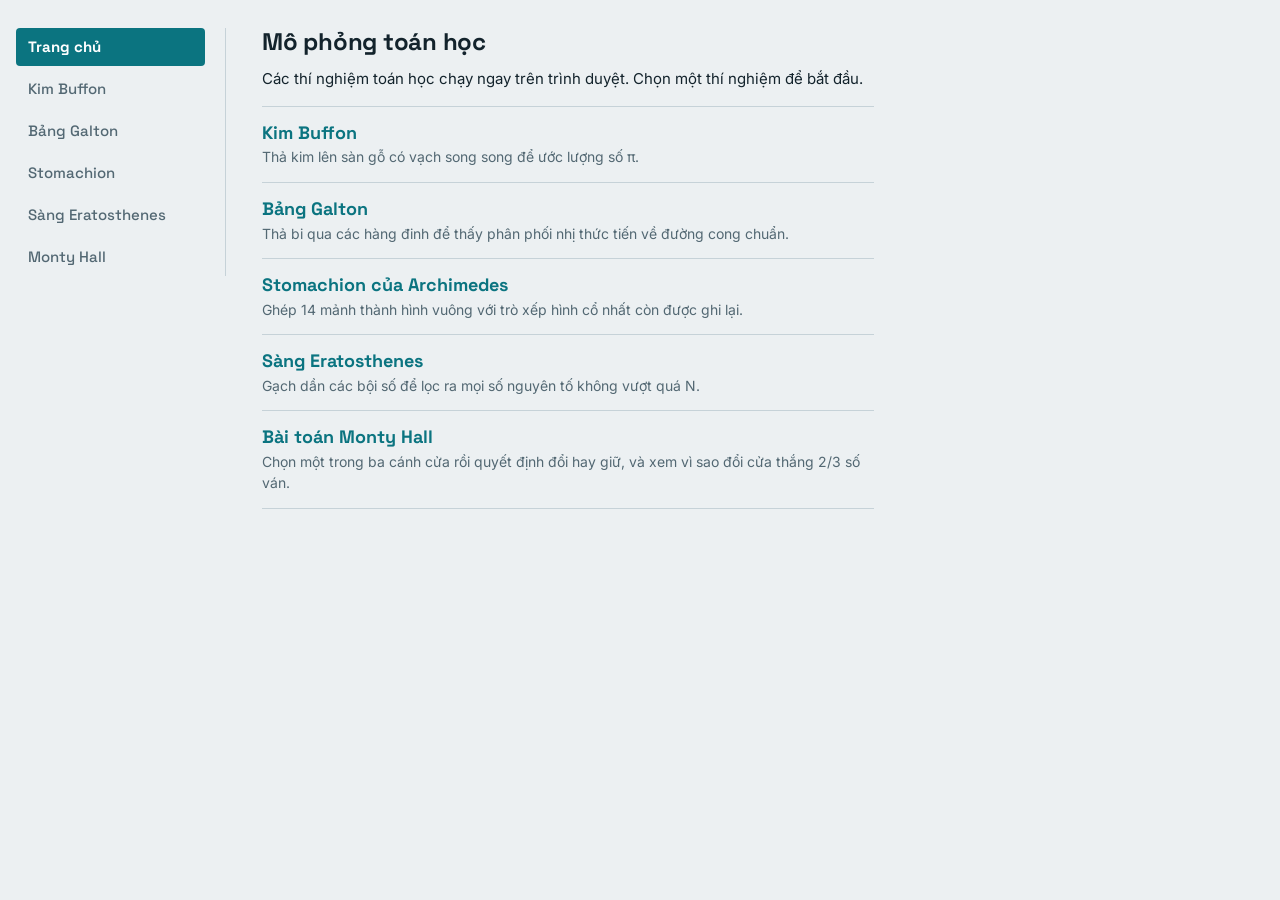
<file: index.html>
<!doctype html>
<html lang="vi">
<head>
<meta charset="utf-8">
<meta name="viewport" content="width=device-width, initial-scale=1, viewport-fit=cover">
<title>Mô phỏng toán học</title>
<link rel="stylesheet" href="https://fonts.googleapis.com/css2?family=Inter:wght@400;500;600&family=JetBrains+Mono:wght@400;600&family=Space+Grotesk:wght@500;700&display=swap">
<link rel="stylesheet" href="style.css">
</head>
<body>

<div class="page">
  <header>
    <script src="nav.js"></script>
  </header>

  <section aria-labelledby="home-title">
    <div class="intro">
      <h2 id="home-title">Mô phỏng toán học</h2>
      <p>Các thí nghiệm toán học chạy ngay trên trình duyệt. Chọn một thí nghiệm để bắt đầu.</p>
    </div>
    <ul class="games">
      <li><a href="buffon/index.html">Kim Buffon</a><span>Thả kim lên sàn gỗ có vạch song song để ước lượng số π.</span></li>
      <li><a href="galton/index.html">Bảng Galton</a><span>Thả bi qua các hàng đinh để thấy phân phối nhị thức tiến về đường cong chuẩn.</span></li>
      <li><a href="stomachion/index.html">Stomachion của Archimedes</a><span>Ghép 14 mảnh thành hình vuông với trò xếp hình cổ nhất còn được ghi lại.</span></li>
      <li><a href="eratosthenes/index.html">Sàng Eratosthenes</a><span>Gạch dần các bội số để lọc ra mọi số nguyên tố không vượt quá N.</span></li>
      <li><a href="montyhall/index.html">Bài toán Monty Hall</a><span>Chọn một trong ba cánh cửa rồi quyết định đổi hay giữ, và xem vì sao đổi cửa thắng 2/3 số ván.</span></li>
    </ul>
  </section>
</div>


</body>
</html>
</file>
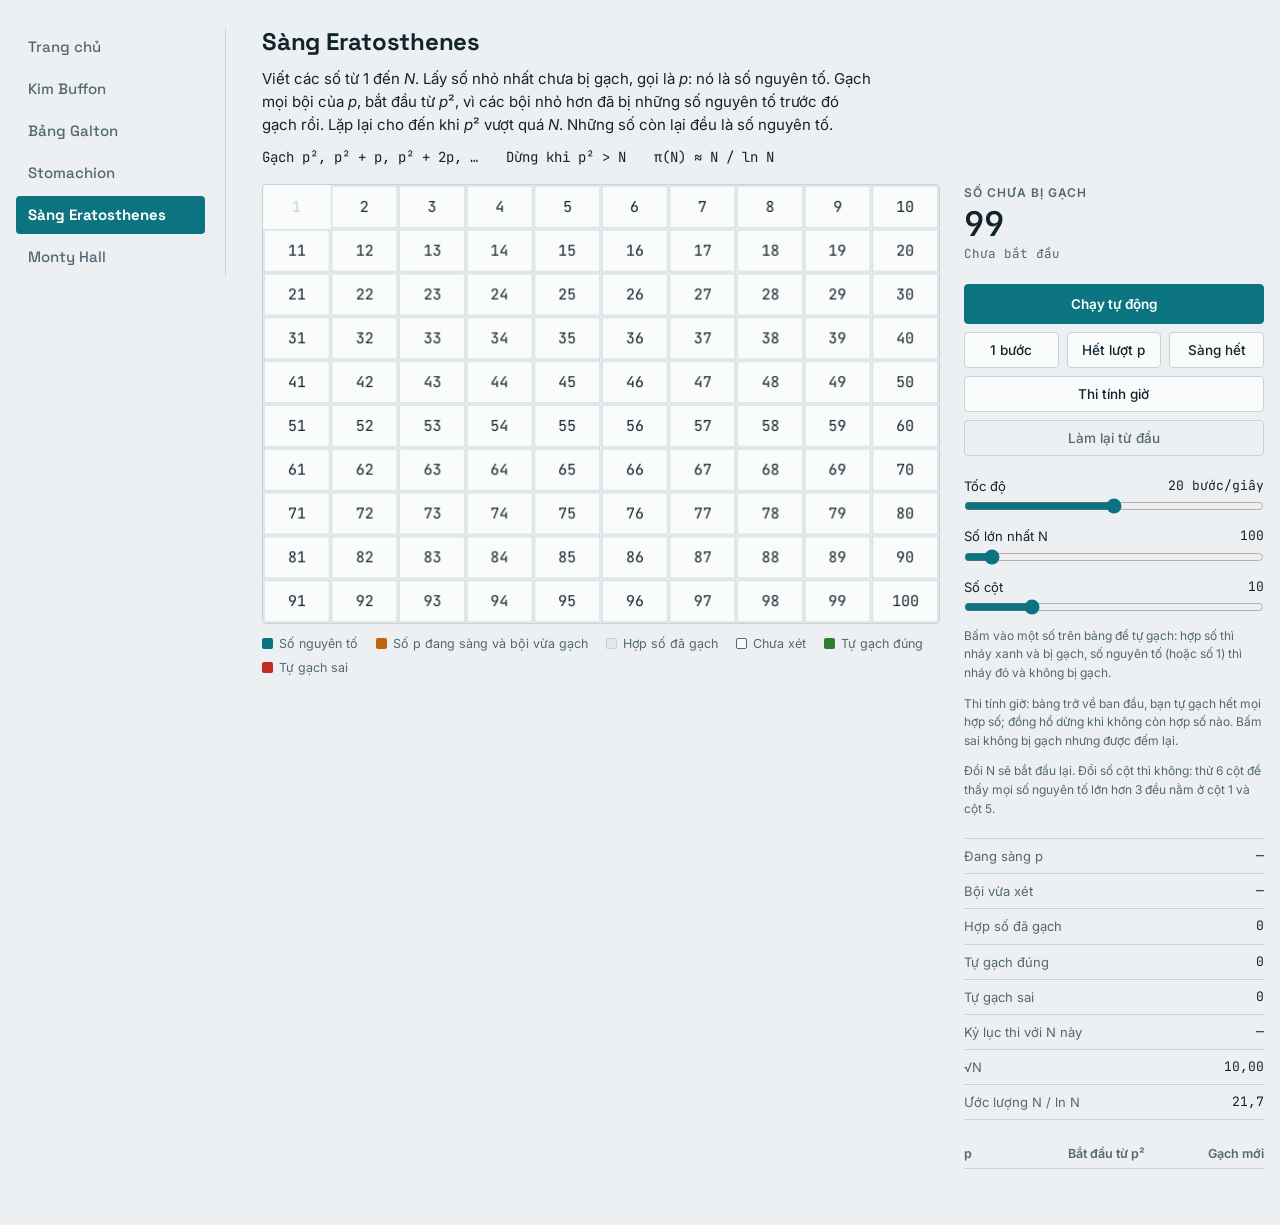
<file: eratosthenes/index.html>
<!doctype html>
<html lang="vi">
<head>
<meta charset="utf-8">
<meta name="viewport" content="width=device-width, initial-scale=1, viewport-fit=cover">
<title>Sàng Eratosthenes</title>
<link rel="stylesheet" href="https://fonts.googleapis.com/css2?family=Inter:wght@400;500;600&family=JetBrains+Mono:wght@400;600&family=Space+Grotesk:wght@500;700&display=swap">
<link rel="stylesheet" href="style.css">
</head>
<body>

<div class="page">
  <header>
    <script src="../nav.js"></script>
  </header>

  <section id="sieve" aria-labelledby="e-title">
    <div class="intro">
      <h2 id="e-title">Sàng Eratosthenes</h2>
      <p>Viết các số từ 1 đến <i>N</i>. Lấy số nhỏ nhất chưa bị gạch, gọi là <i>p</i>: nó là số nguyên tố. Gạch mọi bội của <i>p</i>, bắt đầu từ <i>p</i>², vì các bội nhỏ hơn đã bị những số nguyên tố trước đó gạch rồi. Lặp lại cho đến khi <i>p</i>² vượt quá <i>N</i>. Những số còn lại đều là số nguyên tố.</p>
      <div class="formula">
        <span>Gạch p², p² + p, p² + 2p, …</span>
        <span>Dừng khi p² &gt; N</span>
        <span>π(N) ≈ N / ln N</span>
      </div>
    </div>

    <div class="sim">
      <div class="stage">
        <canvas id="e-canvas" role="img" aria-label="Bảng các số từ 1 đến N, hợp số bị gạch dần, số nguyên tố được tô màu. Bấm vào một số để tự gạch."></canvas>
        <p class="caption">
          <span class="key"><span class="swatch box prime"></span>Số nguyên tố</span>
          <span class="key"><span class="swatch box cur"></span>Số p đang sàng và bội vừa gạch</span>
          <span class="key"><span class="swatch box comp"></span>Hợp số đã gạch</span>
          <span class="key"><span class="swatch box open"></span>Chưa xét</span>
          <span class="key"><span class="swatch box ok"></span>Tự gạch đúng</span>
          <span class="key"><span class="swatch box bad"></span>Tự gạch sai</span>
        </p>
      </div>

      <div class="panel">
        <div class="headline">
          <span class="label" id="e-label">Số chưa bị gạch</span>
          <span class="value" id="e-left">0</span>
          <span class="sub" id="e-status"></span>
        </div>

        <div class="buttons">
          <button class="primary" id="e-play" aria-pressed="false">Chạy tự động</button>
          <button id="e-step">1 bước</button>
          <button id="e-round">Hết lượt p</button>
          <button id="e-all">Sàng hết</button>
          <button class="exam" id="e-exam" aria-pressed="false">Thi tính giờ</button>
          <button class="reset" id="e-reset">Làm lại từ đầu</button>
        </div>

        <div class="sliders">
          <div class="field">
            <label for="e-speed">Tốc độ <output id="e-speed-out"></output></label>
            <input type="range" id="e-speed" min="1" max="5" step="1" value="3">
          </div>
          <div class="field">
            <label for="e-n">Số lớn nhất N <output id="e-n-out"></output></label>
            <input type="range" id="e-n" min="30" max="1000" step="10" value="100">
          </div>
          <div class="field">
            <label for="e-cols">Số cột <output id="e-cols-out"></output></label>
            <input type="range" id="e-cols" min="2" max="40" step="1" value="10">
          </div>
          <p class="hint">Bấm vào một số trên bảng để tự gạch: hợp số thì nháy xanh và bị gạch, số nguyên tố (hoặc số 1) thì nháy đỏ và không bị gạch.</p>
          <p class="hint">Thi tính giờ: bảng trở về ban đầu, bạn tự gạch hết mọi hợp số; đồng hồ dừng khi không còn hợp số nào. Bấm sai không bị gạch nhưng được đếm lại.</p>
          <p class="hint">Đổi N sẽ bắt đầu lại. Đổi số cột thì không: thử 6 cột để thấy mọi số nguyên tố lớn hơn 3 đều nằm ở cột 1 và cột 5.</p>
        </div>

        <dl>
          <dt>Đang sàng p</dt><dd id="e-p">—</dd>
          <dt>Bội vừa xét</dt><dd id="e-m">—</dd>
          <dt>Hợp số đã gạch</dt><dd id="e-struck">0</dd>
          <dt>Tự gạch đúng</dt><dd id="e-ok">0</dd>
          <dt>Tự gạch sai</dt><dd id="e-bad">0</dd>
          <dt>Kỷ lục thi với N này</dt><dd id="e-best">—</dd>
          <dt>√N</dt><dd id="e-sqrt">—</dd>
          <dt>Ước lượng N / ln N</dt><dd id="e-approx">—</dd>
        </dl>

        <table class="bins">
          <thead><tr><th scope="col">p</th><th scope="col">Bắt đầu từ p²</th><th scope="col">Gạch mới</th></tr></thead>
          <tbody id="e-table-body"></tbody>
        </table>
      </div>
    </div>
  </section>
</div>

<script src="main.js"></script>
</body>
</html>
</file>
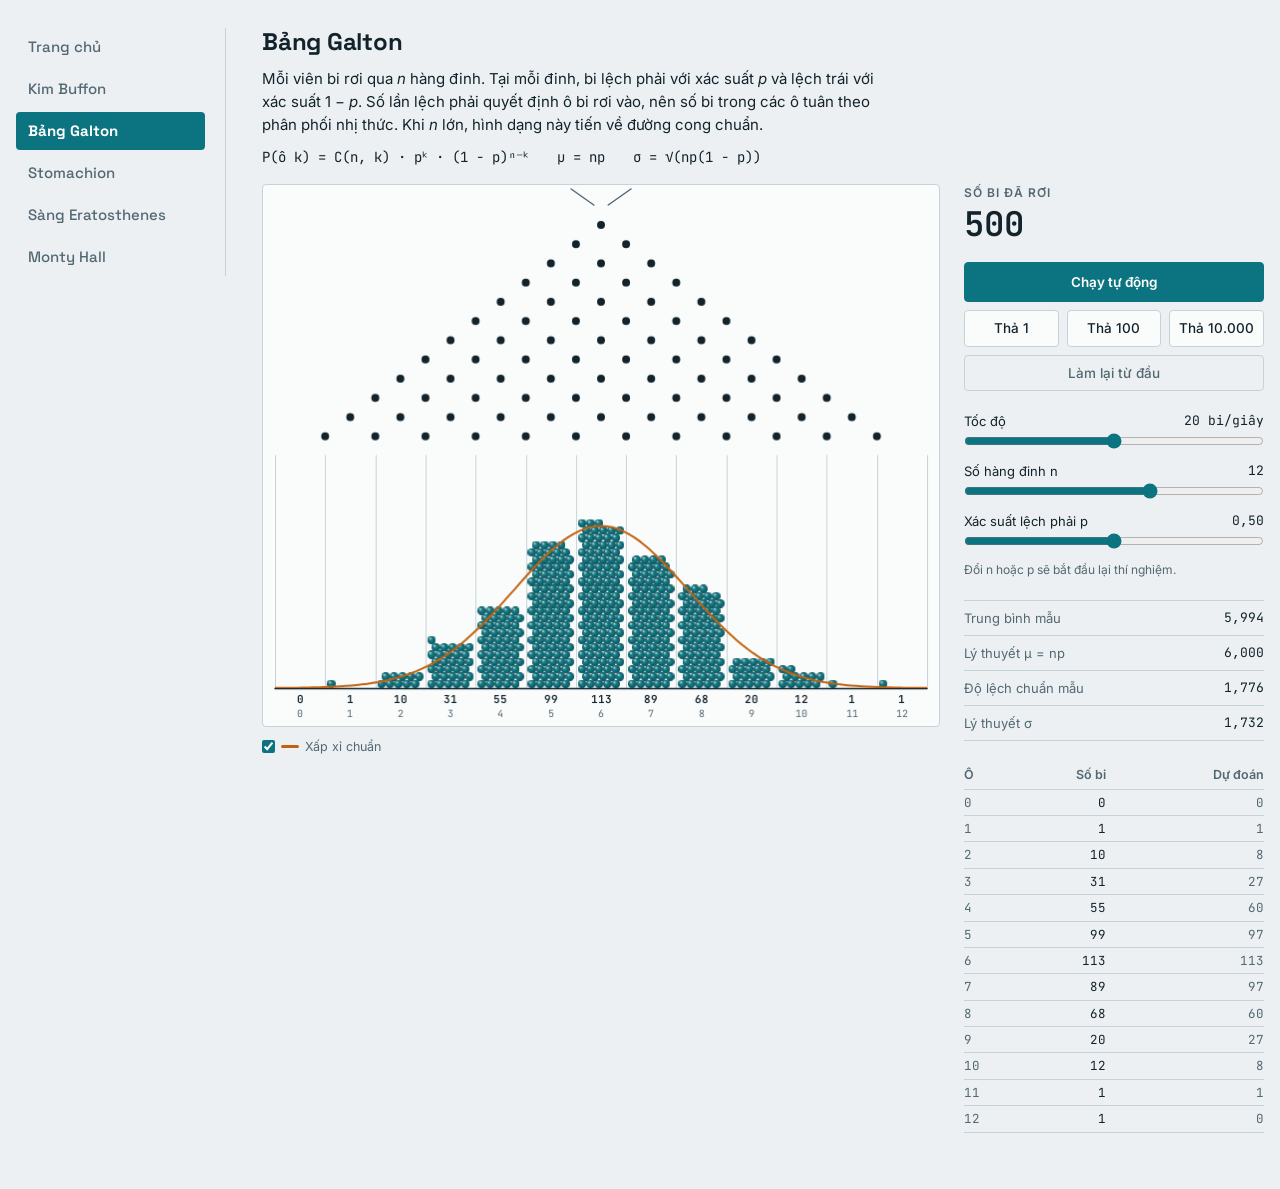
<file: galton/index.html>
<!doctype html>
<html lang="vi">
<head>
<meta charset="utf-8">
<meta name="viewport" content="width=device-width, initial-scale=1, viewport-fit=cover">
<title>Bảng Galton</title>
<link rel="stylesheet" href="https://fonts.googleapis.com/css2?family=Inter:wght@400;500;600&family=JetBrains+Mono:wght@400;600&family=Space+Grotesk:wght@500;700&display=swap">
<link rel="stylesheet" href="style.css">
</head>
<body>

<div class="page">
  <header>
    <script src="../nav.js"></script>
  </header>

  <section id="galton" aria-labelledby="g-title">
    <div class="intro">
      <h2 id="g-title">Bảng Galton</h2>
      <p>Mỗi viên bi rơi qua <i>n</i> hàng đinh. Tại mỗi đinh, bi lệch phải với xác suất <i>p</i> và lệch trái với xác suất 1 − <i>p</i>. Số lần lệch phải quyết định ô bi rơi vào, nên số bi trong các ô tuân theo phân phối nhị thức. Khi <i>n</i> lớn, hình dạng này tiến về đường cong chuẩn.</p>
      <div class="formula">
        <span>P(ô k) = C(n, k) · pᵏ · (1 − p)ⁿ⁻ᵏ</span>
        <span>μ = np</span>
        <span>σ = √(np(1 − p))</span>
      </div>
    </div>

    <div class="sim">
      <div class="stage">
        <canvas id="g-canvas" role="img" aria-label="Bảng đinh Galton với các viên bi đang rơi và các viên bi xếp chồng trong từng ô"></canvas>
        <p class="caption">
          <label class="key toggle"><input type="checkbox" id="g-show-normal" checked><span class="swatch hit"></span>Xấp xỉ chuẩn</label>
        </p>
      </div>

      <div class="panel">
        <div class="headline">
          <span class="label">Số bi đã rơi</span>
          <span class="value" id="g-n">0</span>
        </div>

        <div class="buttons">
          <button class="primary" id="g-play" aria-pressed="false">Chạy tự động</button>
          <button id="g-1">Thả 1</button>
          <button id="g-100">Thả 100</button>
          <button id="g-10k">Thả 10.000</button>
          <button class="reset" id="g-reset">Làm lại từ đầu</button>
        </div>

        <div class="sliders">
          <div class="field">
            <label for="g-speed">Tốc độ <output id="g-speed-out"></output></label>
            <input type="range" id="g-speed" min="1" max="5" step="1" value="3">
          </div>
          <div class="field">
            <label for="g-rows">Số hàng đinh n <output id="g-rows-out"></output></label>
            <input type="range" id="g-rows" min="2" max="18" step="1" value="12">
          </div>
          <div class="field">
            <label for="g-p">Xác suất lệch phải p <output id="g-p-out"></output></label>
            <input type="range" id="g-p" min="0.1" max="0.9" step="0.05" value="0.5">
          </div>
          <p class="hint">Đổi n hoặc p sẽ bắt đầu lại thí nghiệm.</p>
        </div>

        <dl>
          <dt>Trung bình mẫu</dt><dd id="g-mean">—</dd>
          <dt>Lý thuyết μ = np</dt><dd id="g-mu">—</dd>
          <dt>Độ lệch chuẩn mẫu</dt><dd id="g-sd">—</dd>
          <dt>Lý thuyết σ</dt><dd id="g-sigma">—</dd>
        </dl>

        <table class="bins">
          <thead><tr><th scope="col">Ô</th><th scope="col">Số bi</th><th scope="col">Dự đoán</th></tr></thead>
          <tbody id="g-table-body"></tbody>
        </table>
      </div>
    </div>
  </section>
</div>

<script src="main.js"></script>
</body>
</html>
</file>
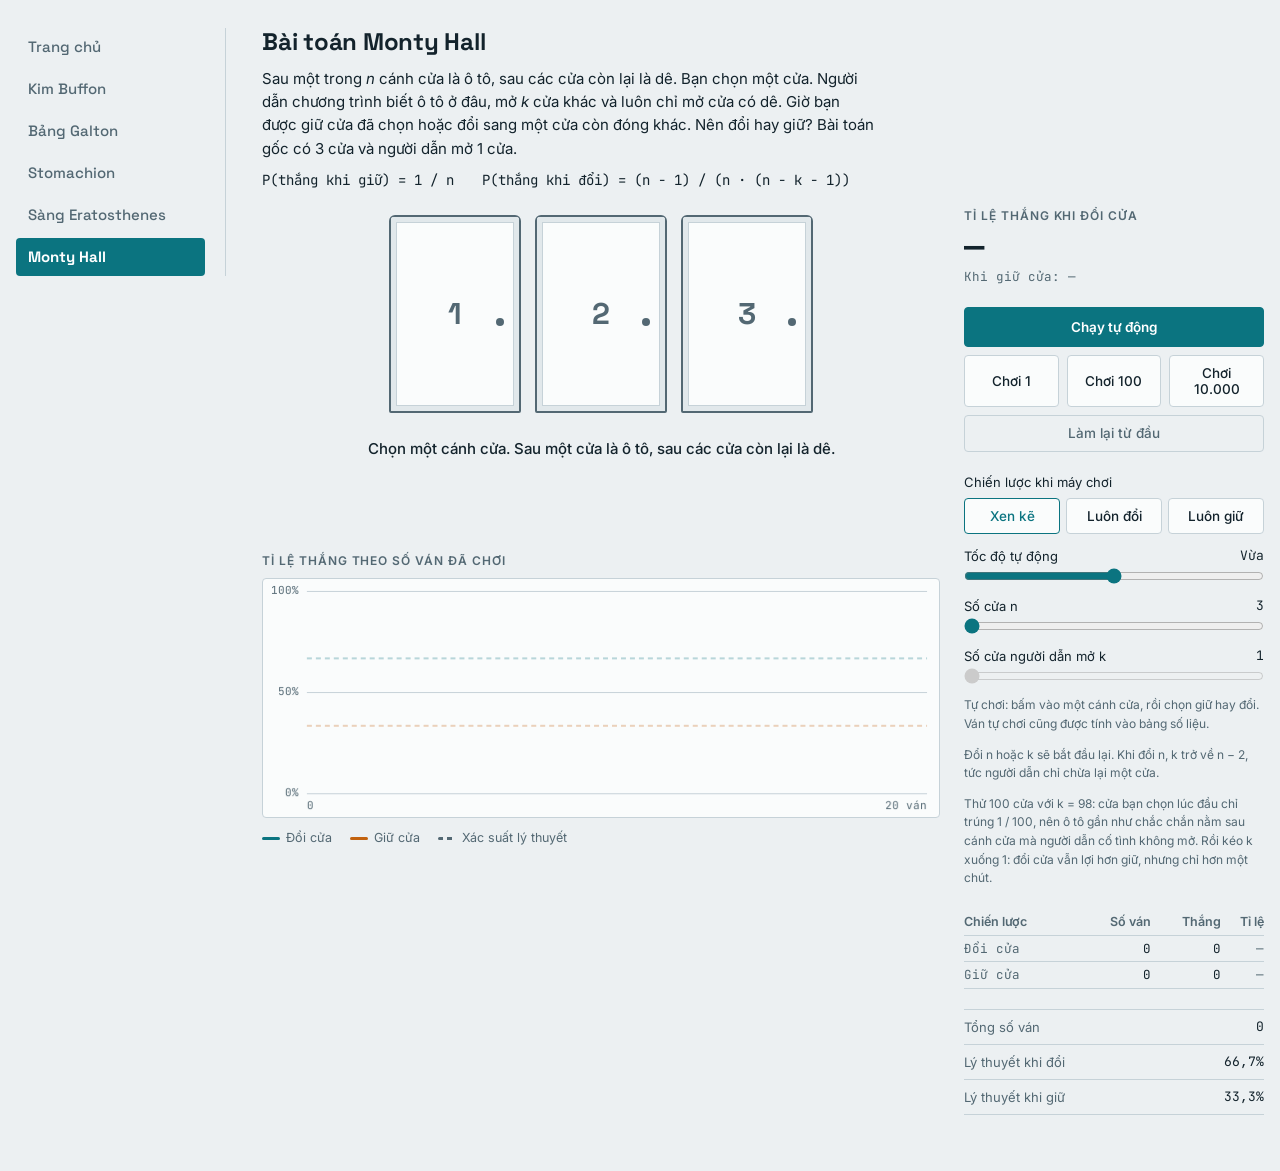
<file: montyhall/index.html>
<!doctype html>
<html lang="vi">
<head>
<meta charset="utf-8">
<meta name="viewport" content="width=device-width, initial-scale=1, viewport-fit=cover">
<title>Bài toán Monty Hall</title>
<link rel="stylesheet" href="https://fonts.googleapis.com/css2?family=Inter:wght@400;500;600&family=JetBrains+Mono:wght@400;600&family=Space+Grotesk:wght@500;700&display=swap">
<link rel="stylesheet" href="style.css">
</head>
<body>

<div class="page">
  <header>
    <script src="../nav.js"></script>
  </header>

  <section id="monty" aria-labelledby="m-title">
    <div class="intro">
      <h2 id="m-title">Bài toán Monty Hall</h2>
      <p>Sau một trong <i>n</i> cánh cửa là ô tô, sau các cửa còn lại là dê. Bạn chọn một cửa. Người dẫn chương trình biết ô tô ở đâu, mở <i>k</i> cửa khác và luôn chỉ mở cửa có dê. Giờ bạn được giữ cửa đã chọn hoặc đổi sang một cửa còn đóng khác. Nên đổi hay giữ? Bài toán gốc có 3 cửa và người dẫn mở 1 cửa.</p>
      <div class="formula">
        <span>P(thắng khi giữ) = 1 / n</span>
        <span>P(thắng khi đổi) = (n − 1) / (n · (n − k − 1))</span>
      </div>
    </div>

    <div class="sim">
      <div class="stage">
        <div class="doors" id="m-doors"></div>
        <p class="status" id="m-status" aria-live="polite"></p>
        <div class="choice">
          <button id="m-stay" hidden></button>
          <button id="m-switch" hidden></button>
          <button id="m-next" hidden>Ván mới</button>
        </div>
        <p class="chart-title">Tỉ lệ thắng theo số ván đã chơi</p>
        <canvas id="m-chart" role="img" aria-label="Đồ thị tỉ lệ thắng của hai chiến lược đổi cửa và giữ cửa, hội tụ dần về xác suất lý thuyết khi số ván tăng"></canvas>
        <p class="caption">
          <span class="key"><span class="swatch sw"></span>Đổi cửa</span>
          <span class="key"><span class="swatch st"></span>Giữ cửa</span>
          <span class="key"><span class="swatch dash"></span>Xác suất lý thuyết</span>
        </p>
      </div>

      <div class="panel">
        <div class="headline">
          <span class="label">Tỉ lệ thắng khi đổi cửa</span>
          <span class="value" id="m-rate">—</span>
          <span class="sub" id="m-sub">&nbsp;</span>
        </div>

        <div class="buttons">
          <button class="primary" id="m-play" aria-pressed="false">Chạy tự động</button>
          <button id="m-1">Chơi 1</button>
          <button id="m-100">Chơi 100</button>
          <button id="m-10k">Chơi 10.000</button>
          <button class="reset" id="m-reset">Làm lại từ đầu</button>
        </div>

        <div class="sliders">
          <div class="field">
            <span class="field-label" id="m-strat-label">Chiến lược khi máy chơi</span>
            <div class="seg" id="m-strat" role="group" aria-labelledby="m-strat-label">
              <button data-strat="alt" aria-pressed="true">Xen kẽ</button>
              <button data-strat="sw" aria-pressed="false">Luôn đổi</button>
              <button data-strat="st" aria-pressed="false">Luôn giữ</button>
            </div>
          </div>
          <div class="field">
            <label for="m-speed">Tốc độ tự động <output id="m-speed-out"></output></label>
            <input type="range" id="m-speed" min="1" max="5" step="1" value="3">
          </div>
          <div class="field">
            <label for="m-n">Số cửa n <output id="m-n-out"></output></label>
            <input type="range" id="m-n" min="3" max="100" step="1" value="3">
          </div>
          <div class="field">
            <label for="m-k">Số cửa người dẫn mở k <output id="m-k-out"></output></label>
            <input type="range" id="m-k" min="1" max="1" step="1" value="1">
          </div>
          <p class="hint">Tự chơi: bấm vào một cánh cửa, rồi chọn giữ hay đổi. Ván tự chơi cũng được tính vào bảng số liệu.</p>
          <p class="hint">Đổi n hoặc k sẽ bắt đầu lại. Khi đổi n, k trở về n − 2, tức người dẫn chỉ chừa lại một cửa.</p>
          <p class="hint">Thử 100 cửa với k = 98: cửa bạn chọn lúc đầu chỉ trúng 1 / 100, nên ô tô gần như chắc chắn nằm sau cánh cửa mà người dẫn cố tình không mở. Rồi kéo k xuống 1: đổi cửa vẫn lợi hơn giữ, nhưng chỉ hơn một chút.</p>
        </div>

        <table class="bins">
          <thead><tr><th scope="col">Chiến lược</th><th scope="col">Số ván</th><th scope="col">Thắng</th><th scope="col">Tỉ lệ</th></tr></thead>
          <tbody>
            <tr><td>Đổi cửa</td><td id="m-sw-n">0</td><td id="m-sw-w">0</td><td id="m-sw-r">—</td></tr>
            <tr><td>Giữ cửa</td><td id="m-st-n">0</td><td id="m-st-w">0</td><td id="m-st-r">—</td></tr>
          </tbody>
        </table>

        <dl>
          <dt>Tổng số ván</dt><dd id="m-total">0</dd>
          <dt>Lý thuyết khi đổi</dt><dd id="m-th-sw">—</dd>
          <dt>Lý thuyết khi giữ</dt><dd id="m-th-st">—</dd>
        </dl>
      </div>
    </div>
  </section>
</div>

<script src="main.js"></script>
</body>
</html>
</file>
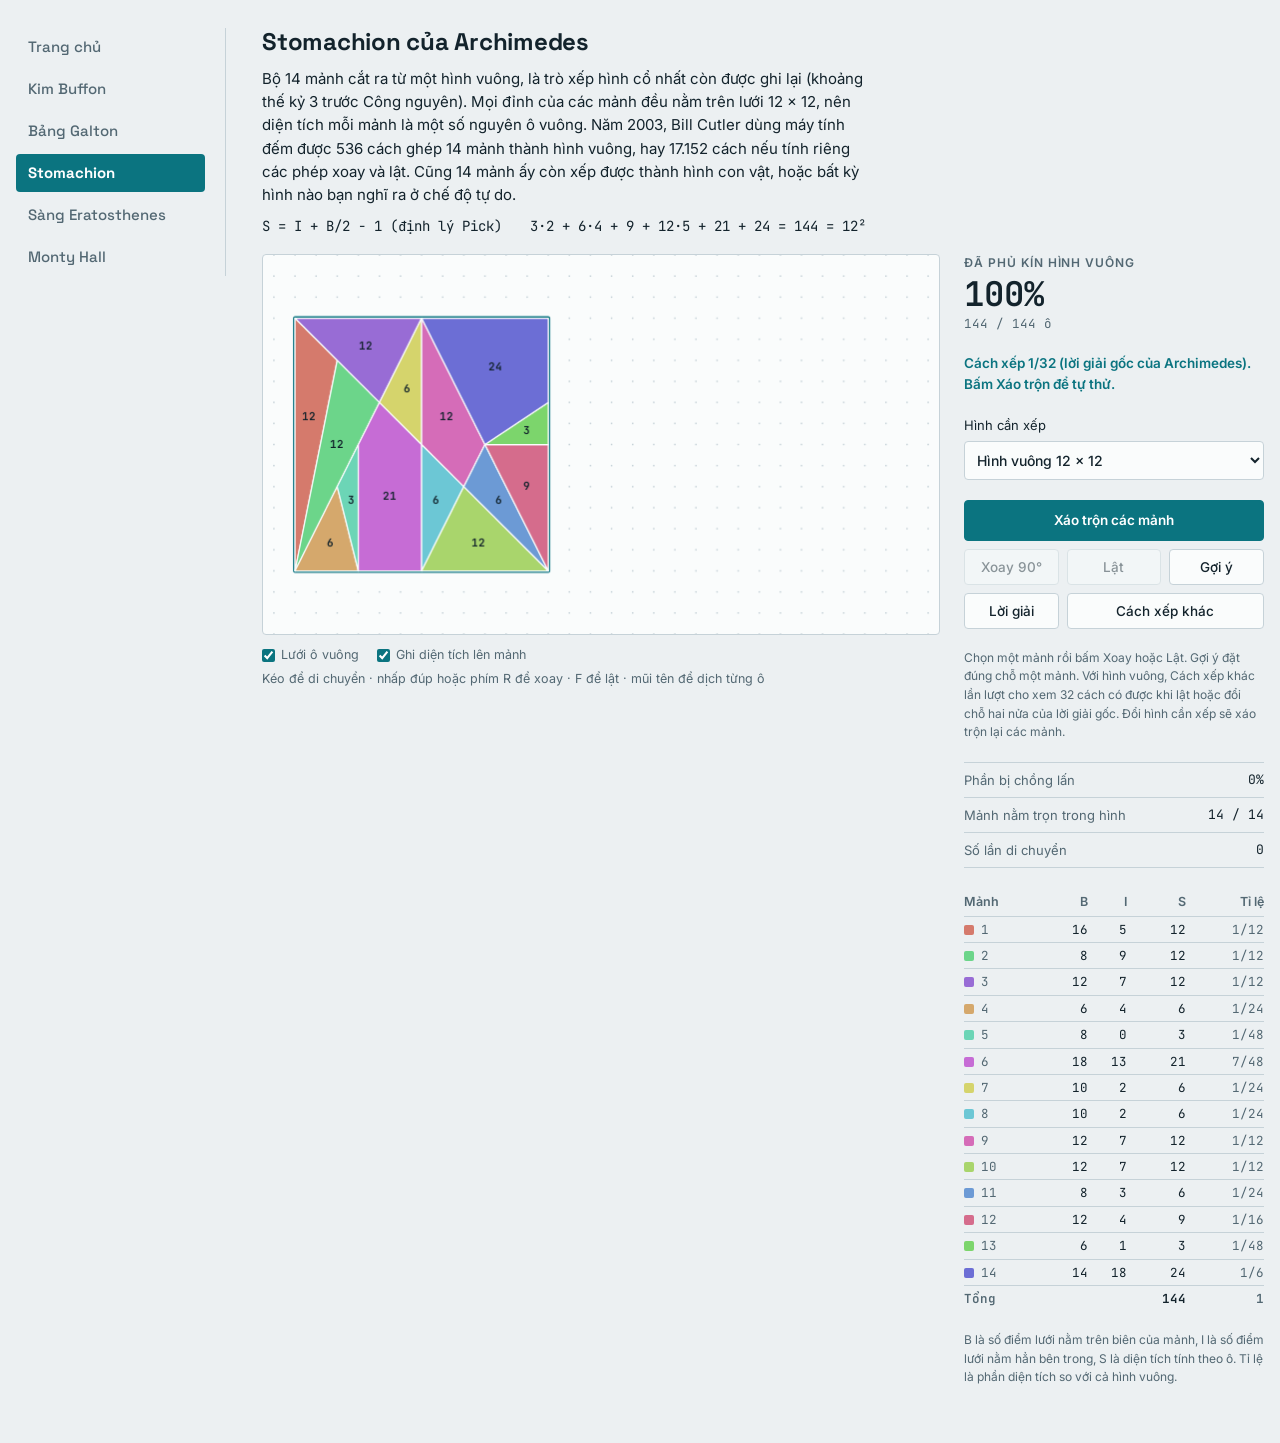
<file: stomachion/index.html>
<!doctype html>
<html lang="vi">
<head>
<meta charset="utf-8">
<meta name="viewport" content="width=device-width, initial-scale=1, viewport-fit=cover">
<title>Stomachion của Archimedes</title>
<link rel="stylesheet" href="https://fonts.googleapis.com/css2?family=Inter:wght@400;500;600&family=JetBrains+Mono:wght@400;600&family=Space+Grotesk:wght@500;700&display=swap">
<link rel="stylesheet" href="style.css">
</head>
<body>

<div class="page">
  <header>
    <script src="../nav.js"></script>
  </header>

  <section id="stomachion" aria-labelledby="s-title">
    <div class="intro">
      <h2 id="s-title">Stomachion của Archimedes</h2>
      <p>Bộ 14 mảnh cắt ra từ một hình vuông, là trò xếp hình cổ nhất còn được ghi lại (khoảng thế kỷ 3 trước Công nguyên). Mọi đỉnh của các mảnh đều nằm trên lưới 12 × 12, nên diện tích mỗi mảnh là một số nguyên ô vuông. Năm 2003, Bill Cutler dùng máy tính đếm được 536 cách ghép 14 mảnh thành hình vuông, hay 17.152 cách nếu tính riêng các phép xoay và lật. Cũng 14 mảnh ấy còn xếp được thành hình con vật, hoặc bất kỳ hình nào bạn nghĩ ra ở chế độ tự do.</p>
      <div class="formula">
        <span>S = I + B/2 − 1 (định lý Pick)</span>
        <span>3·2 + 6·4 + 9 + 12·5 + 21 + 24 = 144 = 12²</span>
      </div>
    </div>

    <div class="sim">
      <div class="stage">
        <canvas id="s-canvas" tabindex="0" role="img" aria-label="Bàn xếp hình: bóng của hình cần xếp và 14 mảnh Stomachion có thể kéo, xoay, lật"></canvas>
        <p class="caption">
          <label class="key toggle"><input type="checkbox" id="s-grid" checked>Lưới ô vuông</label>
          <label class="key toggle"><input type="checkbox" id="s-labels" checked>Ghi diện tích lên mảnh</label>
          <span class="key">Kéo để di chuyển · nhấp đúp hoặc phím R để xoay · F để lật · mũi tên để dịch từng ô</span>
        </p>
      </div>

      <div class="panel">
        <div class="headline">
          <span class="label" id="s-cover-label">Đã phủ kín hình vuông</span>
          <span class="value" id="s-cover">0%</span>
          <span class="sub" id="s-sub">—</span>
        </div>

        <p class="status" id="s-status" role="status" aria-live="polite"></p>

        <div class="field">
          <label for="s-mode">Hình cần xếp</label>
          <select id="s-mode">
            <option value="square">Hình vuông 12 × 12</option>
            <option value="free">Tự do (không có hình đích)</option>
            <optgroup label="Con vật" id="s-animals"></optgroup>
          </select>
        </div>

        <div class="buttons">
          <button class="primary" id="s-shuffle">Xáo trộn các mảnh</button>
          <button id="s-rot">Xoay 90°</button>
          <button id="s-flip">Lật</button>
          <button id="s-hint">Gợi ý</button>
          <button id="s-solve">Lời giải</button>
          <button class="wide" id="s-next">Cách xếp khác</button>
        </div>
        <p class="hint">Chọn một mảnh rồi bấm Xoay hoặc Lật. Gợi ý đặt đúng chỗ một mảnh. Với hình vuông, Cách xếp khác lần lượt cho xem 32 cách có được khi lật hoặc đổi chỗ hai nửa của lời giải gốc. Đổi hình cần xếp sẽ xáo trộn lại các mảnh.</p>

        <dl>
          <dt>Phần bị chồng lấn</dt><dd id="s-over">—</dd>
          <dt>Mảnh nằm trọn trong hình</dt><dd id="s-in">—</dd>
          <dt>Số lần di chuyển</dt><dd id="s-moves">0</dd>
        </dl>

        <table class="bins">
          <thead><tr><th scope="col">Mảnh</th><th scope="col">B</th><th scope="col">I</th><th scope="col">S</th><th scope="col">Tỉ lệ</th></tr></thead>
          <tbody id="s-table-body"></tbody>
          <tfoot><tr><td>Tổng</td><td></td><td></td><td>144</td><td>1</td></tr></tfoot>
        </table>
        <p class="hint">B là số điểm lưới nằm trên biên của mảnh, I là số điểm lưới nằm hẳn bên trong, S là diện tích tính theo ô. Tỉ lệ là phần diện tích so với cả hình vuông.</p>
      </div>
    </div>
  </section>
</div>

<script src="main.js"></script>
</body>
</html>
</file>
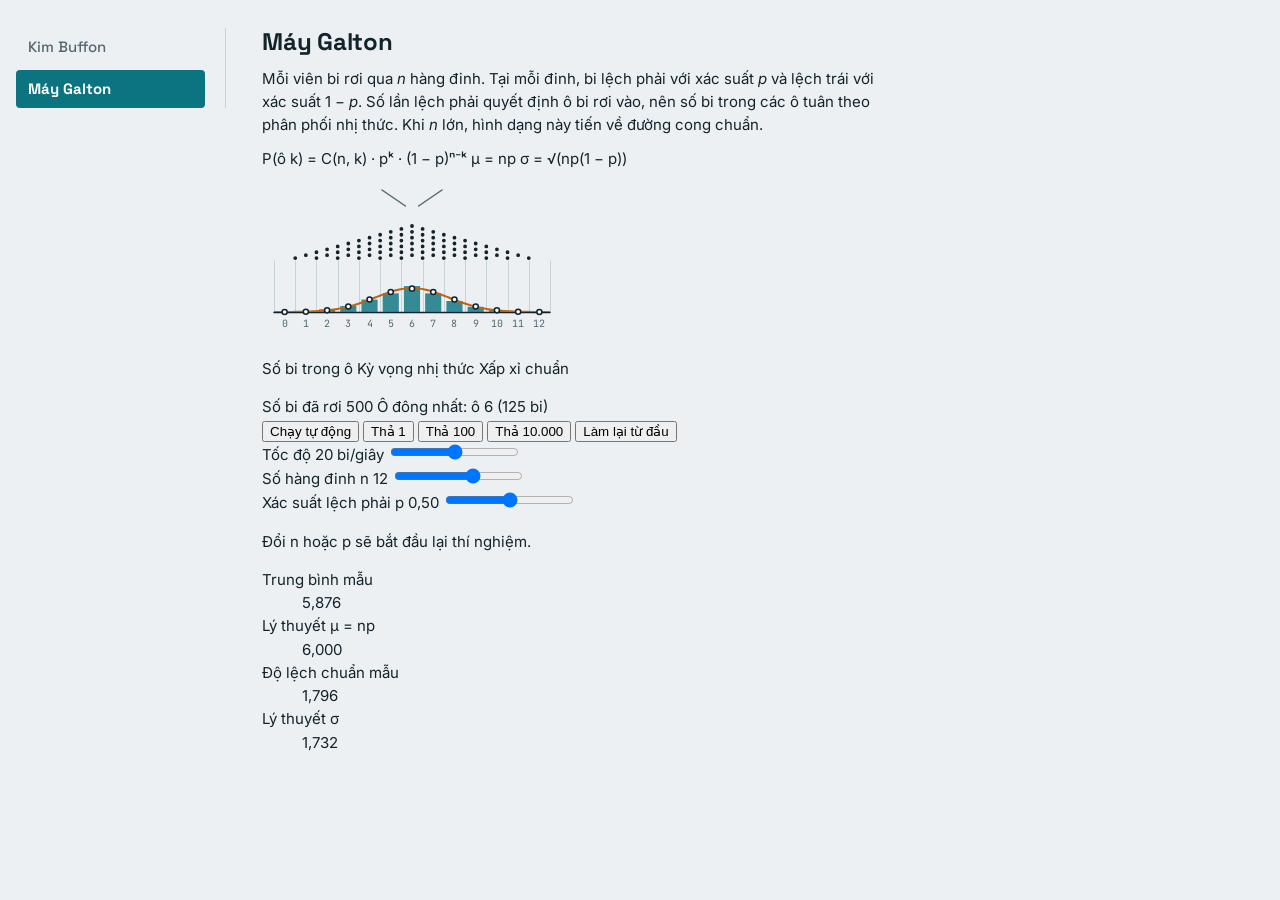
<file: galton.html>
<!doctype html>
<html lang="vi">
<head>
<meta charset="utf-8">
<meta name="viewport" content="width=device-width, initial-scale=1, viewport-fit=cover">
<title>Máy Galton</title>
<link rel="stylesheet" href="https://fonts.googleapis.com/css2?family=Inter:wght@400;500;600&family=JetBrains+Mono:wght@400;600&family=Space+Grotesk:wght@500;700&display=swap">
<link rel="stylesheet" href="style.css">
</head>
<body>

<div class="page">
  <header>
    <nav aria-label="Thí nghiệm">
      <a href="buffon.html">Kim Buffon</a>
      <a href="galton.html" aria-current="page">Máy Galton</a>
    </nav>
  </header>

  <section id="galton" aria-labelledby="g-title">
    <div class="intro">
      <h2 id="g-title">Máy Galton</h2>
      <p>Mỗi viên bi rơi qua <i>n</i> hàng đinh. Tại mỗi đinh, bi lệch phải với xác suất <i>p</i> và lệch trái với xác suất 1 − <i>p</i>. Số lần lệch phải quyết định ô bi rơi vào, nên số bi trong các ô tuân theo phân phối nhị thức. Khi <i>n</i> lớn, hình dạng này tiến về đường cong chuẩn.</p>
      <div class="formula">
        <span>P(ô k) = C(n, k) · pᵏ · (1 − p)ⁿ⁻ᵏ</span>
        <span>μ = np</span>
        <span>σ = √(np(1 − p))</span>
      </div>
    </div>

    <div class="sim">
      <div class="stage">
        <canvas id="g-canvas" role="img" aria-label="Bảng đinh Galton với các viên bi đang rơi và biểu đồ cột số bi trong từng ô"></canvas>
        <p class="caption">
          <span class="key"><span class="swatch acc"></span>Số bi trong ô</span>
          <span class="key"><span class="swatch dot"></span>Kỳ vọng nhị thức</span>
          <span class="key"><span class="swatch hit"></span>Xấp xỉ chuẩn</span>
        </p>
      </div>

      <div class="panel">
        <div class="headline">
          <span class="label">Số bi đã rơi</span>
          <span class="value" id="g-n">0</span>
          <span class="sub" id="g-mode">&nbsp;</span>
        </div>

        <div class="buttons">
          <button class="primary" id="g-play" aria-pressed="false">Chạy tự động</button>
          <button id="g-1">Thả 1</button>
          <button id="g-100">Thả 100</button>
          <button id="g-10k">Thả 10.000</button>
          <button class="reset" id="g-reset">Làm lại từ đầu</button>
        </div>

        <div class="sliders">
          <div class="field">
            <label for="g-speed">Tốc độ <output id="g-speed-out"></output></label>
            <input type="range" id="g-speed" min="1" max="5" step="1" value="3">
          </div>
          <div class="field">
            <label for="g-rows">Số hàng đinh n <output id="g-rows-out"></output></label>
            <input type="range" id="g-rows" min="2" max="18" step="1" value="12">
          </div>
          <div class="field">
            <label for="g-p">Xác suất lệch phải p <output id="g-p-out"></output></label>
            <input type="range" id="g-p" min="0.1" max="0.9" step="0.05" value="0.5">
          </div>
          <p class="hint">Đổi n hoặc p sẽ bắt đầu lại thí nghiệm.</p>
        </div>

        <dl>
          <dt>Trung bình mẫu</dt><dd id="g-mean">—</dd>
          <dt>Lý thuyết μ = np</dt><dd id="g-mu">—</dd>
          <dt>Độ lệch chuẩn mẫu</dt><dd id="g-sd">—</dd>
          <dt>Lý thuyết σ</dt><dd id="g-sigma">—</dd>
        </dl>
      </div>
    </div>
  </section>
</div>

<script src="common.js"></script>
<script src="galton.js"></script>
</body>
</html>
</file>
<file: style.css>
/* Trang chủ: thanh bên và danh sách thí nghiệm. */
:root {
  --bg: #ECF0F2;
  --panel: #FAFCFC;
  --plank: #E1E8EB;
  --ink: #13232C;
  --muted: #536873;
  --line: #C6D2D8;
  --accent: #0B7480;
  --accent-ink: #FFFFFF;
  --hit: #C2620F;
  --font-display: "Space Grotesk", "Segoe UI", system-ui, sans-serif;
  --font-body: "Inter", "Segoe UI", system-ui, sans-serif;
  --font-data: "JetBrains Mono", ui-monospace, "SF Mono", Menlo, monospace;
}
@media (prefers-color-scheme: dark) {
  :root:not([data-theme="light"]) {
    --bg: #0D171C; --panel: #142129; --plank: #1A2A33; --ink: #DCE7EC; --muted: #8DA2AC;
    --line: #2C3F49; --accent: #4CC3CC; --accent-ink: #06252A; --hit: #F2A24B;
    color-scheme: dark;
  }
}
:root[data-theme="dark"] {
  --bg: #0D171C; --panel: #142129; --plank: #1A2A33; --ink: #DCE7EC; --muted: #8DA2AC;
  --line: #2C3F49; --accent: #4CC3CC; --accent-ink: #06252A; --hit: #F2A24B;
  color-scheme: dark;
}

*, *::before, *::after { box-sizing: border-box; }
body {
  margin: 0;
  background: var(--bg);
  color: var(--ink);
  font-family: var(--font-body);
  font-size: 15px;
  line-height: 1.55;
  padding-block: 28px 56px;
  padding-left: max(16px, env(safe-area-inset-left, 0px));
  padding-right: max(16px, env(safe-area-inset-right, 0px));
}
.page { max-width: 1340px; margin: 0 auto; display: grid; grid-template-columns: 210px minmax(0, 1fr); gap: 22px 36px; align-items: start; }

header { display: flex; flex-direction: column; gap: 8px; }
h2 { font-family: var(--font-display); text-wrap: balance; margin: 0; letter-spacing: -0.01em; }
h2 { font-size: 24px; font-weight: 700; line-height: 1.2; }
/* Thanh bên: tên trang và danh sách thí nghiệm. Ở màn hình hẹp nó thành một dải ngang phía trên. */
header { position: sticky; top: calc(env(safe-area-inset-top, 0px) + 20px); padding-right: 20px; border-right: 1px solid var(--line); }
nav { display: flex; flex-direction: column; gap: 4px; }
nav a {
  font: 500 15px/1.2 var(--font-display); color: var(--muted); text-decoration: none;
  padding: 10px 12px; border-radius: 4px;
}
section { grid-column: 2; }
nav a:hover { color: var(--ink); }
nav a[aria-current="page"] { color: var(--accent-ink); background: var(--accent); font-weight: 700; }

section { display: flex; flex-direction: column; gap: 16px; }
.intro { display: flex; flex-direction: column; gap: 10px; }
.intro p { margin: 0; max-width: 68ch; }

.games { list-style: none; margin: 0; padding: 0; display: flex; flex-direction: column; border-top: 1px solid var(--line); max-width: 68ch; }
.games li { display: flex; flex-direction: column; gap: 2px; padding: 14px 0; border-bottom: 1px solid var(--line); }
.games a { font: 700 18px/1.3 var(--font-display); color: var(--accent); text-decoration: none; }
.games a:hover { text-decoration: underline; }
.games span { color: var(--muted); font-size: 14px; }

button:focus-visible, input:focus-visible, a:focus-visible { outline: 2px solid var(--accent); outline-offset: 2px; }

@media (max-width: 1000px) {
  .page { grid-template-columns: minmax(0, 1fr); }
  header { position: static; padding-right: 0; border-right: 0; }
  nav { flex-direction: row; flex-wrap: wrap; }
  section { grid-column: 1; }
}
</file>
<file: eratosthenes/style.css>
/* Bố cục: bảng số bên trái, bảng điều khiển và số liệu bên phải. */
:root {
  --bg: #ECF0F2;
  --panel: #FAFCFC;
  --plank: #E1E8EB;
  --ink: #13232C;
  --muted: #536873;
  --line: #C6D2D8;
  --accent: #0B7480;
  --accent-ink: #FFFFFF;
  --hit: #C2620F;
  --ok: #2E7D32;
  --bad: #C62828;
  --font-display: "Space Grotesk", "Segoe UI", system-ui, sans-serif;
  --font-body: "Inter", "Segoe UI", system-ui, sans-serif;
  --font-data: "JetBrains Mono", ui-monospace, "SF Mono", Menlo, monospace;
}
@media (prefers-color-scheme: dark) {
  :root:not([data-theme="light"]) {
    --bg: #0D171C; --panel: #142129; --plank: #1A2A33; --ink: #DCE7EC; --muted: #8DA2AC;
    --line: #2C3F49; --accent: #4CC3CC; --accent-ink: #06252A; --hit: #F2A24B; --ok: #5FCB6B; --bad: #F0625D;
    color-scheme: dark;
  }
}
:root[data-theme="dark"] {
  --bg: #0D171C; --panel: #142129; --plank: #1A2A33; --ink: #DCE7EC; --muted: #8DA2AC;
  --line: #2C3F49; --accent: #4CC3CC; --accent-ink: #06252A; --hit: #F2A24B; --ok: #5FCB6B; --bad: #F0625D;
  color-scheme: dark;
}

*, *::before, *::after { box-sizing: border-box; }
body {
  margin: 0;
  background: var(--bg);
  color: var(--ink);
  font-family: var(--font-body);
  font-size: 15px;
  line-height: 1.55;
  padding-block: 28px 56px;
  padding-left: max(16px, env(safe-area-inset-left, 0px));
  padding-right: max(16px, env(safe-area-inset-right, 0px));
}
.page { max-width: 1340px; margin: 0 auto; display: grid; grid-template-columns: 210px minmax(0, 1fr); gap: 22px 36px; align-items: start; }

header { display: flex; flex-direction: column; gap: 8px; }
h2 { font-family: var(--font-display); text-wrap: balance; margin: 0; letter-spacing: -0.01em; }
h2 { font-size: 24px; font-weight: 700; line-height: 1.2; }
/* Thanh bên: tên trang và danh sách thí nghiệm. Ở màn hình hẹp nó thành một dải ngang phía trên. */
header { position: sticky; top: calc(env(safe-area-inset-top, 0px) + 20px); padding-right: 20px; border-right: 1px solid var(--line); }
nav { display: flex; flex-direction: column; gap: 4px; }
nav a {
  font: 500 15px/1.2 var(--font-display); color: var(--muted); text-decoration: none;
  padding: 10px 12px; border-radius: 4px;
}
section { grid-column: 2; }
nav a:hover { color: var(--ink); }
nav a[aria-current="page"] { color: var(--accent-ink); background: var(--accent); font-weight: 700; }

section { display: flex; flex-direction: column; gap: 16px; }
.intro { display: flex; flex-direction: column; gap: 10px; }
.intro p { margin: 0; max-width: 68ch; }
.formula {
  font-family: var(--font-data); font-size: 14px;
  display: flex; flex-wrap: wrap; gap: 6px 28px; color: var(--ink);
}
.formula span { white-space: nowrap; }

.sim { display: grid; grid-template-columns: minmax(0, 1fr) 300px; gap: 24px; align-items: start; }
.stage { min-width: 0; display: flex; flex-direction: column; gap: 10px; }
canvas { display: block; width: 100%; max-width: 100%; background: var(--panel); border: 1px solid var(--line); border-radius: 4px; }
[hidden] { display: none !important; }
button[aria-pressed="true"]:not(.primary) { border-color: var(--accent); color: var(--accent); }
.caption { font-size: 12.5px; color: var(--muted); display: flex; flex-wrap: wrap; gap: 4px 18px; margin: 0; }
.key { display: inline-flex; align-items: center; gap: 6px; white-space: nowrap; }
.key.toggle { cursor: pointer; }
.key.toggle input { margin: 0; accent-color: var(--accent); }
.swatch { width: 18px; height: 3px; border-radius: 2px; background: var(--muted); }
.swatch.hit { background: var(--hit); }
.swatch.box { width: 11px; height: 11px; border-radius: 2px; }
.swatch.prime { background: var(--accent); }
.swatch.cur { background: var(--hit); }
.swatch.ok { background: var(--ok); }
.swatch.bad { background: var(--bad); }
#e-canvas { cursor: pointer; touch-action: manipulation; }
.swatch.comp { background: var(--plank); border: 1px solid var(--line); }
.swatch.open { background: var(--panel); border: 1px solid var(--muted); }

.panel { min-width: 0; display: flex; flex-direction: column; gap: 20px; }
.buttons { display: grid; grid-template-columns: repeat(3, minmax(0, 1fr)); gap: 8px; }
button {
  font: 500 13.5px/1.2 var(--font-body);
  padding: 9px 8px; border-radius: 4px; cursor: pointer;
  border: 1px solid var(--line); background: var(--panel); color: var(--ink);
}
button:hover { border-color: var(--accent); }
button:active { transform: translateY(1px); }
button.primary { grid-column: 1 / -1; background: var(--accent); border-color: var(--accent); color: var(--accent-ink); font-weight: 600; padding-block: 11px; }
button.primary[aria-pressed="true"] { background: var(--panel); color: var(--accent); }
button.exam { grid-column: 1 / -1; }
button:disabled { opacity: 0.45; cursor: default; }
button:disabled:hover { border-color: var(--line); }
button:disabled:active { transform: none; }
button.reset { grid-column: 1 / -1; background: transparent; color: var(--muted); }
button:focus-visible, input:focus-visible, a:focus-visible { outline: 2px solid var(--accent); outline-offset: 2px; }

.sliders { display: flex; flex-direction: column; gap: 12px; }
.field { display: flex; flex-direction: column; gap: 2px; }
.field label { display: flex; justify-content: space-between; gap: 12px; font-size: 13px; }
.field output { font-family: var(--font-data); font-variant-numeric: tabular-nums; }
input[type="range"] { width: 100%; accent-color: var(--accent); margin: 0; }
.hint { font-size: 12px; color: var(--muted); margin: 0; }

.headline { display: flex; flex-direction: column; gap: 2px; }
.headline .label { font-size: 12px; text-transform: uppercase; letter-spacing: 0.08em; color: var(--muted); font-weight: 600; }
.headline .value { font-family: var(--font-data); font-weight: 600; font-size: 34px; line-height: 1.1; font-variant-numeric: tabular-nums; overflow-wrap: anywhere; }
.headline .sub { font-family: var(--font-data); font-size: 12.5px; color: var(--muted); font-variant-numeric: tabular-nums; }

dl { margin: 0; display: grid; grid-template-columns: minmax(0, 1fr) auto; border-top: 1px solid var(--line); }
dt, dd { margin: 0; padding: 7px 0; border-bottom: 1px solid var(--line); font-size: 13px; }
dt { color: var(--muted); }
dd { font-family: var(--font-data); font-variant-numeric: tabular-nums; text-align: right; padding-left: 12px; }

table.bins { width: 100%; border-collapse: collapse; font-size: 12.5px; }
.bins th { text-align: right; font-weight: 600; color: var(--muted); padding: 4px 0; border-bottom: 1px solid var(--line); }
.bins td { text-align: right; padding: 3px 0; border-bottom: 1px solid var(--line); font-family: var(--font-data); font-variant-numeric: tabular-nums; }
.bins th:first-child, .bins td:first-child { text-align: left; color: var(--muted); }
.bins td:last-child { color: var(--muted); }

@media (max-width: 1000px) {
  .page { grid-template-columns: minmax(0, 1fr); }
  header { position: static; padding-right: 0; border-right: 0; }
  nav { flex-direction: row; flex-wrap: wrap; }
  section { grid-column: 1; }
}
@media (max-width: 820px) {
  .sim { grid-template-columns: minmax(0, 1fr); }
}
@media (prefers-reduced-motion: reduce) { button:active { transform: none; } }
</file>
<file: galton/style.css>
/* Layout: two lab benches stacked; each bench = experiment canvas on the left, instrument panel (controls + readouts) on the right. */
:root {
  --bg: #ECF0F2;
  --panel: #FAFCFC;
  --plank: #E1E8EB;
  --ink: #13232C;
  --muted: #536873;
  --line: #C6D2D8;
  --accent: #0B7480;
  --accent-ink: #FFFFFF;
  --hit: #C2620F;
  --font-display: "Space Grotesk", "Segoe UI", system-ui, sans-serif;
  --font-body: "Inter", "Segoe UI", system-ui, sans-serif;
  --font-data: "JetBrains Mono", ui-monospace, "SF Mono", Menlo, monospace;
}
@media (prefers-color-scheme: dark) {
  :root:not([data-theme="light"]) {
    --bg: #0D171C; --panel: #142129; --plank: #1A2A33; --ink: #DCE7EC; --muted: #8DA2AC;
    --line: #2C3F49; --accent: #4CC3CC; --accent-ink: #06252A; --hit: #F2A24B;
    color-scheme: dark;
  }
}
:root[data-theme="dark"] {
  --bg: #0D171C; --panel: #142129; --plank: #1A2A33; --ink: #DCE7EC; --muted: #8DA2AC;
  --line: #2C3F49; --accent: #4CC3CC; --accent-ink: #06252A; --hit: #F2A24B;
  color-scheme: dark;
}

*, *::before, *::after { box-sizing: border-box; }
body {
  margin: 0;
  background: var(--bg);
  color: var(--ink);
  font-family: var(--font-body);
  font-size: 15px;
  line-height: 1.55;
  padding-block: 28px 56px;
  padding-left: max(16px, env(safe-area-inset-left, 0px));
  padding-right: max(16px, env(safe-area-inset-right, 0px));
}
.page { max-width: 1340px; margin: 0 auto; display: grid; grid-template-columns: 210px minmax(0, 1fr); gap: 22px 36px; align-items: start; }

header { display: flex; flex-direction: column; gap: 8px; }
h2 { font-family: var(--font-display); text-wrap: balance; margin: 0; letter-spacing: -0.01em; }
h2 { font-size: 24px; font-weight: 700; line-height: 1.2; }
/* Thanh bên: tên trang và danh sách thí nghiệm. Ở màn hình hẹp nó thành một dải ngang phía trên. */
header { position: sticky; top: calc(env(safe-area-inset-top, 0px) + 20px); padding-right: 20px; border-right: 1px solid var(--line); }
nav { display: flex; flex-direction: column; gap: 4px; }
nav a {
  font: 500 15px/1.2 var(--font-display); color: var(--muted); text-decoration: none;
  padding: 10px 12px; border-radius: 4px;
}
section { grid-column: 2; }
nav a:hover { color: var(--ink); }
nav a[aria-current="page"] { color: var(--accent-ink); background: var(--accent); font-weight: 700; }

section { display: flex; flex-direction: column; gap: 16px; }
.intro { display: flex; flex-direction: column; gap: 10px; }
.intro p { margin: 0; max-width: 68ch; }
.formula {
  font-family: var(--font-data); font-size: 14px;
  display: flex; flex-wrap: wrap; gap: 6px 28px; color: var(--ink);
}
.formula span { white-space: nowrap; }

.sim { display: grid; grid-template-columns: minmax(0, 1fr) 300px; gap: 24px; align-items: start; }
.stage { min-width: 0; display: flex; flex-direction: column; gap: 10px; }
canvas { display: block; width: 100%; max-width: 100%; background: var(--panel); border: 1px solid var(--line); border-radius: 4px; }
[hidden] { display: none !important; }
button[aria-pressed="true"]:not(.primary) { border-color: var(--accent); color: var(--accent); }
#g-canvas { aspect-ratio: 5 / 4; }
.caption { font-size: 12.5px; color: var(--muted); display: flex; flex-wrap: wrap; gap: 4px 18px; margin: 0; }
.key { display: inline-flex; align-items: center; gap: 6px; white-space: nowrap; }
.key.toggle { cursor: pointer; }
.key.toggle input { margin: 0; accent-color: var(--accent); }
.swatch { width: 18px; height: 3px; border-radius: 2px; background: var(--muted); }
.swatch.hit { background: var(--hit); }
.swatch.acc { background: var(--accent); height: 9px; width: 9px; border-radius: 50%; }

.panel { min-width: 0; display: flex; flex-direction: column; gap: 20px; }
.buttons { display: grid; grid-template-columns: repeat(3, minmax(0, 1fr)); gap: 8px; }
button {
  font: 500 13.5px/1.2 var(--font-body);
  padding: 9px 8px; border-radius: 4px; cursor: pointer;
  border: 1px solid var(--line); background: var(--panel); color: var(--ink);
}
button:hover { border-color: var(--accent); }
button:active { transform: translateY(1px); }
button.primary { grid-column: 1 / -1; background: var(--accent); border-color: var(--accent); color: var(--accent-ink); font-weight: 600; padding-block: 11px; }
button.primary[aria-pressed="true"] { background: var(--panel); color: var(--accent); }
button.reset { grid-column: 1 / -1; background: transparent; color: var(--muted); }
button:focus-visible, input:focus-visible, a:focus-visible { outline: 2px solid var(--accent); outline-offset: 2px; }

.sliders { display: flex; flex-direction: column; gap: 12px; }
.field { display: flex; flex-direction: column; gap: 2px; }
.field label { display: flex; justify-content: space-between; gap: 12px; font-size: 13px; }
.field output { font-family: var(--font-data); font-variant-numeric: tabular-nums; }
input[type="range"] { width: 100%; accent-color: var(--accent); margin: 0; }
.hint { font-size: 12px; color: var(--muted); margin: 0; }

.headline { display: flex; flex-direction: column; gap: 2px; }
.headline .label { font-size: 12px; text-transform: uppercase; letter-spacing: 0.08em; color: var(--muted); font-weight: 600; }
.headline .value { font-family: var(--font-data); font-weight: 600; font-size: 34px; line-height: 1.1; font-variant-numeric: tabular-nums; overflow-wrap: anywhere; }
.headline .sub { font-family: var(--font-data); font-size: 12.5px; color: var(--muted); font-variant-numeric: tabular-nums; }

dl { margin: 0; display: grid; grid-template-columns: minmax(0, 1fr) auto; border-top: 1px solid var(--line); }
dt, dd { margin: 0; padding: 7px 0; border-bottom: 1px solid var(--line); font-size: 13px; }
dt { color: var(--muted); }
dd { font-family: var(--font-data); font-variant-numeric: tabular-nums; text-align: right; padding-left: 12px; }

table.bins { width: 100%; border-collapse: collapse; font-size: 12.5px; }
.bins th { text-align: right; font-weight: 600; color: var(--muted); padding: 4px 0; border-bottom: 1px solid var(--line); }
.bins td { text-align: right; padding: 3px 0; border-bottom: 1px solid var(--line); font-family: var(--font-data); font-variant-numeric: tabular-nums; }
.bins th:first-child, .bins td:first-child { text-align: left; color: var(--muted); }
.bins td:last-child { color: var(--muted); }

@media (max-width: 1000px) {
  .page { grid-template-columns: minmax(0, 1fr); }
  header { position: static; padding-right: 0; border-right: 0; }
  nav { flex-direction: row; flex-wrap: wrap; }
  section { grid-column: 1; }
}
@media (max-width: 820px) {
  .sim { grid-template-columns: minmax(0, 1fr); }
  #g-canvas { aspect-ratio: 4 / 5; }
}
@media (prefers-reduced-motion: reduce) { button:active { transform: none; } }
</file>
<file: montyhall/style.css>
/* Bố cục: dãy cửa và đồ thị bên trái, bảng điều khiển và số liệu bên phải. */
:root {
  --bg: #ECF0F2;
  --panel: #FAFCFC;
  --plank: #E1E8EB;
  --ink: #13232C;
  --muted: #536873;
  --line: #C6D2D8;
  --accent: #0B7480;
  --accent-ink: #FFFFFF;
  --hit: #C2620F;
  --ok: #2E7D32;
  --bad: #C62828;
  --font-display: "Space Grotesk", "Segoe UI", system-ui, sans-serif;
  --font-body: "Inter", "Segoe UI", system-ui, sans-serif;
  --font-data: "JetBrains Mono", ui-monospace, "SF Mono", Menlo, monospace;
}
@media (prefers-color-scheme: dark) {
  :root:not([data-theme="light"]) {
    --bg: #0D171C; --panel: #142129; --plank: #1A2A33; --ink: #DCE7EC; --muted: #8DA2AC;
    --line: #2C3F49; --accent: #4CC3CC; --accent-ink: #06252A; --hit: #F2A24B; --ok: #5FCB6B; --bad: #F0625D;
    color-scheme: dark;
  }
}
:root[data-theme="dark"] {
  --bg: #0D171C; --panel: #142129; --plank: #1A2A33; --ink: #DCE7EC; --muted: #8DA2AC;
  --line: #2C3F49; --accent: #4CC3CC; --accent-ink: #06252A; --hit: #F2A24B; --ok: #5FCB6B; --bad: #F0625D;
  color-scheme: dark;
}

*, *::before, *::after { box-sizing: border-box; }
body {
  margin: 0;
  background: var(--bg);
  color: var(--ink);
  font-family: var(--font-body);
  font-size: 15px;
  line-height: 1.55;
  padding-block: 28px 56px;
  padding-left: max(16px, env(safe-area-inset-left, 0px));
  padding-right: max(16px, env(safe-area-inset-right, 0px));
}
.page { max-width: 1340px; margin: 0 auto; display: grid; grid-template-columns: 210px minmax(0, 1fr); gap: 22px 36px; align-items: start; }

header { display: flex; flex-direction: column; gap: 8px; }
h2 { font-family: var(--font-display); text-wrap: balance; margin: 0; letter-spacing: -0.01em; }
h2 { font-size: 24px; font-weight: 700; line-height: 1.2; }
/* Thanh bên: tên trang và danh sách thí nghiệm. Ở màn hình hẹp nó thành một dải ngang phía trên. */
header { position: sticky; top: calc(env(safe-area-inset-top, 0px) + 20px); padding-right: 20px; border-right: 1px solid var(--line); }
nav { display: flex; flex-direction: column; gap: 4px; }
nav a {
  font: 500 15px/1.2 var(--font-display); color: var(--muted); text-decoration: none;
  padding: 10px 12px; border-radius: 4px;
}
section { grid-column: 2; }
nav a:hover { color: var(--ink); }
nav a[aria-current="page"] { color: var(--accent-ink); background: var(--accent); font-weight: 700; }

section { display: flex; flex-direction: column; gap: 16px; }
.intro { display: flex; flex-direction: column; gap: 10px; }
.intro p { margin: 0; max-width: 68ch; }
.formula {
  font-family: var(--font-data); font-size: 14px;
  display: flex; flex-wrap: wrap; gap: 6px 28px; color: var(--ink);
}
.formula span { white-space: nowrap; }

.sim { display: grid; grid-template-columns: minmax(0, 1fr) 300px; gap: 24px; align-items: start; }
.stage { min-width: 0; display: flex; flex-direction: column; gap: 10px; }
canvas { display: block; width: 100%; max-width: 100%; background: var(--panel); border: 1px solid var(--line); border-radius: 4px; }
[hidden] { display: none !important; }
button[aria-pressed="true"]:not(.primary) { border-color: var(--accent); color: var(--accent); }
.caption { font-size: 12.5px; color: var(--muted); display: flex; flex-wrap: wrap; gap: 4px 18px; margin: 0; }
.key { display: inline-flex; align-items: center; gap: 6px; white-space: nowrap; }
.swatch { width: 18px; height: 3px; border-radius: 2px; background: var(--muted); }
.swatch.sw { background: var(--accent); }
.swatch.st { background: var(--hit); }
.swatch.dash { background: repeating-linear-gradient(90deg, var(--muted) 0 5px, transparent 5px 9px); }
#m-chart { height: 240px; }
.chart-title { font: 600 12px/1.2 var(--font-body); text-transform: uppercase; letter-spacing: 0.08em; color: var(--muted); margin: 10px 0 0; }

/* Dãy cửa: mỗi cửa là một nút, cánh cửa (.leaf) xoay quanh bản lề trái để lộ thứ phía sau (.behind). */
.doors { display: grid; grid-template-columns: repeat(var(--cols, 3), minmax(0, 132px)); gap: 26px 14px; justify-content: center; padding: 8px 0 14px; }
.door {
  position: relative; aspect-ratio: 2 / 3; padding: 0; perspective: 700px;
  border: 2px solid var(--muted); border-radius: 6px 6px 2px 2px; background: var(--plank);
}
.door:active { transform: none; }
.door.idle { cursor: default; }
.door.idle:hover { border-color: var(--muted); }
.behind { position: absolute; inset: 0; display: grid; place-items: center; font-size: clamp(22px, 6vw, 46px); line-height: 1; }
.leaf {
  position: absolute; inset: 0; display: grid; place-items: center;
  background: var(--panel); border-radius: 3px 3px 0 0; box-shadow: inset 0 0 0 5px var(--plank), inset 0 0 0 6px var(--line);
  transform-origin: left center; transition: transform 0.45s ease;
}
.leaf::after { content: ""; position: absolute; right: 12%; top: 52%; width: 8px; height: 8px; border-radius: 50%; background: var(--muted); }
.num { font: 700 clamp(18px, 4vw, 30px)/1 var(--font-display); color: var(--muted); }
.door.open .leaf { transform: rotateY(-80deg); }
.doors.fast .leaf { transition: none; }
.tag {
  position: absolute; left: 50%; top: 100%; transform: translate(-50%, 5px); white-space: nowrap;
  font: 600 11px/1.3 var(--font-body); color: var(--accent);
}
.door.picked, .door.picked:hover { border-color: var(--accent); box-shadow: 0 0 0 2px var(--accent); }
.door.win, .door.win:hover { border-color: var(--ok); box-shadow: 0 0 0 2px var(--ok); }
.door.win .tag { color: var(--ok); }
.door.lose, .door.lose:hover { border-color: var(--bad); box-shadow: 0 0 0 2px var(--bad); }
.door.lose .tag { color: var(--bad); }
/* Hơn 10 cửa: cửa nhỏ có bề rộng cố định, xếp được bao nhiêu cột thì xếp. */
.doors.many { grid-template-columns: repeat(auto-fill, 40px); gap: 20px 6px; }
.many .door { border-width: 1px; border-radius: 3px 3px 1px 1px; }
.many .behind { font-size: 20px; }
.many .leaf { box-shadow: inset 0 0 0 2px var(--plank); border-radius: 2px 2px 0 0; }
.many .leaf::after { display: none; }
.many .num { font-size: 13px; }
.many .tag { font-size: 10px; }
@media (max-width: 520px) {
  .doors.many { grid-template-columns: repeat(auto-fill, 30px); gap: 18px 5px; }
  .many .behind { font-size: 15px; }
  .many .num { font-size: 11px; }
}
.status { margin: 0; min-height: 3.1em; text-align: center; font-weight: 500; }
.choice { display: flex; flex-wrap: wrap; justify-content: center; gap: 8px; min-height: 40px; }
.choice button { padding: 10px 18px; font-weight: 600; }
#m-switch, #m-next { background: var(--accent); border-color: var(--accent); color: var(--accent-ink); }
.field-label { font-size: 13px; }
.seg { display: grid; grid-template-columns: repeat(3, minmax(0, 1fr)); gap: 6px; margin-top: 4px; }

.panel { min-width: 0; display: flex; flex-direction: column; gap: 20px; }
.buttons { display: grid; grid-template-columns: repeat(3, minmax(0, 1fr)); gap: 8px; }
button {
  font: 500 13.5px/1.2 var(--font-body);
  padding: 9px 8px; border-radius: 4px; cursor: pointer;
  border: 1px solid var(--line); background: var(--panel); color: var(--ink);
}
button:hover { border-color: var(--accent); }
button:active { transform: translateY(1px); }
button.primary { grid-column: 1 / -1; background: var(--accent); border-color: var(--accent); color: var(--accent-ink); font-weight: 600; padding-block: 11px; }
button.primary[aria-pressed="true"] { background: var(--panel); color: var(--accent); }
button:disabled { opacity: 0.45; cursor: default; }
button:disabled:hover { border-color: var(--line); }
button:disabled:active { transform: none; }
button.reset { grid-column: 1 / -1; background: transparent; color: var(--muted); }
button:focus-visible, input:focus-visible, a:focus-visible { outline: 2px solid var(--accent); outline-offset: 2px; }

.sliders { display: flex; flex-direction: column; gap: 12px; }
.field { display: flex; flex-direction: column; gap: 2px; }
.field label { display: flex; justify-content: space-between; gap: 12px; font-size: 13px; }
.field output { font-family: var(--font-data); font-variant-numeric: tabular-nums; }
input[type="range"] { width: 100%; accent-color: var(--accent); margin: 0; }
.hint { font-size: 12px; color: var(--muted); margin: 0; }

.headline { display: flex; flex-direction: column; gap: 2px; }
.headline .label { font-size: 12px; text-transform: uppercase; letter-spacing: 0.08em; color: var(--muted); font-weight: 600; }
.headline .value { font-family: var(--font-data); font-weight: 600; font-size: 34px; line-height: 1.1; font-variant-numeric: tabular-nums; overflow-wrap: anywhere; }
.headline .sub { font-family: var(--font-data); font-size: 12.5px; color: var(--muted); font-variant-numeric: tabular-nums; }

dl { margin: 0; display: grid; grid-template-columns: minmax(0, 1fr) auto; border-top: 1px solid var(--line); }
dt, dd { margin: 0; padding: 7px 0; border-bottom: 1px solid var(--line); font-size: 13px; }
dt { color: var(--muted); }
dd { font-family: var(--font-data); font-variant-numeric: tabular-nums; text-align: right; padding-left: 12px; }

table.bins { width: 100%; border-collapse: collapse; font-size: 12.5px; }
.bins th { text-align: right; font-weight: 600; color: var(--muted); padding: 4px 0; border-bottom: 1px solid var(--line); }
.bins td { text-align: right; padding: 3px 0; border-bottom: 1px solid var(--line); font-family: var(--font-data); font-variant-numeric: tabular-nums; }
.bins th:first-child, .bins td:first-child { text-align: left; color: var(--muted); }
.bins td:last-child { color: var(--muted); }

@media (max-width: 1000px) {
  .page { grid-template-columns: minmax(0, 1fr); }
  header { position: static; padding-right: 0; border-right: 0; }
  nav { flex-direction: row; flex-wrap: wrap; }
  section { grid-column: 1; }
}
@media (max-width: 820px) {
  .sim { grid-template-columns: minmax(0, 1fr); }
}
@media (prefers-reduced-motion: reduce) { button:active { transform: none; } .leaf { transition: none; } }
</file>
<file: stomachion/style.css>
/* Bố cục: bàn xếp hình (canvas) bên trái, bảng điều khiển và số đo bên phải. */
:root {
  --bg: #ECF0F2;
  --panel: #FAFCFC;
  --plank: #E1E8EB;
  --ink: #13232C;
  --muted: #536873;
  --line: #C6D2D8;
  --accent: #0B7480;
  --accent-ink: #FFFFFF;
  --hit: #C2620F;
  --font-display: "Space Grotesk", "Segoe UI", system-ui, sans-serif;
  --font-body: "Inter", "Segoe UI", system-ui, sans-serif;
  --font-data: "JetBrains Mono", ui-monospace, "SF Mono", Menlo, monospace;
}
@media (prefers-color-scheme: dark) {
  :root:not([data-theme="light"]) {
    --bg: #0D171C; --panel: #142129; --plank: #1A2A33; --ink: #DCE7EC; --muted: #8DA2AC;
    --line: #2C3F49; --accent: #4CC3CC; --accent-ink: #06252A; --hit: #F2A24B;
    color-scheme: dark;
  }
}
:root[data-theme="dark"] {
  --bg: #0D171C; --panel: #142129; --plank: #1A2A33; --ink: #DCE7EC; --muted: #8DA2AC;
  --line: #2C3F49; --accent: #4CC3CC; --accent-ink: #06252A; --hit: #F2A24B;
  color-scheme: dark;
}

*, *::before, *::after { box-sizing: border-box; }
body {
  margin: 0;
  background: var(--bg);
  color: var(--ink);
  font-family: var(--font-body);
  font-size: 15px;
  line-height: 1.55;
  padding-block: 28px 56px;
  padding-left: max(16px, env(safe-area-inset-left, 0px));
  padding-right: max(16px, env(safe-area-inset-right, 0px));
}
.page { max-width: 1340px; margin: 0 auto; display: grid; grid-template-columns: 210px minmax(0, 1fr); gap: 22px 36px; align-items: start; }

header { display: flex; flex-direction: column; gap: 8px; }
h2 { font-family: var(--font-display); text-wrap: balance; margin: 0; letter-spacing: -0.01em; }
h2 { font-size: 24px; font-weight: 700; line-height: 1.2; }
/* Thanh bên: tên trang và danh sách thí nghiệm. Ở màn hình hẹp nó thành một dải ngang phía trên. */
header { position: sticky; top: calc(env(safe-area-inset-top, 0px) + 20px); padding-right: 20px; border-right: 1px solid var(--line); }
nav { display: flex; flex-direction: column; gap: 4px; }
nav a {
  font: 500 15px/1.2 var(--font-display); color: var(--muted); text-decoration: none;
  padding: 10px 12px; border-radius: 4px;
}
section { grid-column: 2; }
nav a:hover { color: var(--ink); }
nav a[aria-current="page"] { color: var(--accent-ink); background: var(--accent); font-weight: 700; }

section { display: flex; flex-direction: column; gap: 16px; }
.intro { display: flex; flex-direction: column; gap: 10px; }
.intro p { margin: 0; max-width: 68ch; }
.formula {
  font-family: var(--font-data); font-size: 14px;
  display: flex; flex-wrap: wrap; gap: 6px 28px; color: var(--ink);
}
.formula span { white-space: nowrap; }

.sim { display: grid; grid-template-columns: minmax(0, 1fr) 300px; gap: 24px; align-items: start; }
.stage { min-width: 0; display: flex; flex-direction: column; gap: 10px; }
canvas { display: block; width: 100%; max-width: 100%; background: var(--panel); border: 1px solid var(--line); border-radius: 4px; }
[hidden] { display: none !important; }
button[aria-pressed="true"]:not(.primary) { border-color: var(--accent); color: var(--accent); }
#s-canvas { aspect-ratio: 16 / 9; touch-action: none; cursor: grab; user-select: none; -webkit-user-select: none; }
#s-canvas.dragging { cursor: grabbing; }
#s-canvas:focus-visible { outline: 2px solid var(--accent); outline-offset: 2px; }
.caption { font-size: 12.5px; color: var(--muted); display: flex; flex-wrap: wrap; gap: 4px 18px; margin: 0; }
.key { display: inline-flex; align-items: center; gap: 6px; white-space: nowrap; }
.key.toggle { cursor: pointer; }
.key.toggle input { margin: 0; accent-color: var(--accent); }
.swatch { width: 18px; height: 3px; border-radius: 2px; background: var(--muted); }
.swatch.hit { background: var(--hit); }
.swatch.acc { background: var(--accent); height: 9px; width: 9px; border-radius: 50%; }

.panel { min-width: 0; display: flex; flex-direction: column; gap: 20px; }
.buttons { display: grid; grid-template-columns: repeat(3, minmax(0, 1fr)); gap: 8px; }
button {
  font: 500 13.5px/1.2 var(--font-body);
  padding: 9px 8px; border-radius: 4px; cursor: pointer;
  border: 1px solid var(--line); background: var(--panel); color: var(--ink);
}
button:hover { border-color: var(--accent); }
button:active { transform: translateY(1px); }
button.primary { grid-column: 1 / -1; background: var(--accent); border-color: var(--accent); color: var(--accent-ink); font-weight: 600; padding-block: 11px; }
button.primary[aria-pressed="true"] { background: var(--panel); color: var(--accent); }
button.reset { grid-column: 1 / -1; background: transparent; color: var(--muted); }
button.wide { grid-column: span 2; }
button:disabled { opacity: 0.45; cursor: default; }
button:disabled:hover { border-color: var(--line); }
button:focus-visible, input:focus-visible, a:focus-visible { outline: 2px solid var(--accent); outline-offset: 2px; }

.sliders { display: flex; flex-direction: column; gap: 12px; }
.field { display: flex; flex-direction: column; gap: 2px; }
.field label { display: flex; justify-content: space-between; gap: 12px; font-size: 13px; }
.field output { font-family: var(--font-data); font-variant-numeric: tabular-nums; }
input[type="range"] { width: 100%; accent-color: var(--accent); margin: 0; }
select { font: 500 14px/1.2 var(--font-body); width: 100%; margin-top: 4px; padding: 9px 8px; border-radius: 4px; border: 1px solid var(--line); background: var(--panel); color: var(--ink); cursor: pointer; }
select:hover { border-color: var(--accent); }
select:focus-visible { outline: 2px solid var(--accent); outline-offset: 2px; }
.hint { font-size: 12px; color: var(--muted); margin: 0; }

.headline { display: flex; flex-direction: column; gap: 2px; }
.headline .label { font-size: 12px; text-transform: uppercase; letter-spacing: 0.08em; color: var(--muted); font-weight: 600; }
.headline .value { font-family: var(--font-data); font-weight: 600; font-size: 34px; line-height: 1.1; font-variant-numeric: tabular-nums; overflow-wrap: anywhere; }
.headline .sub { font-family: var(--font-data); font-size: 12.5px; color: var(--muted); font-variant-numeric: tabular-nums; }

dl { margin: 0; display: grid; grid-template-columns: minmax(0, 1fr) auto; border-top: 1px solid var(--line); }
dt, dd { margin: 0; padding: 7px 0; border-bottom: 1px solid var(--line); font-size: 13px; }
dt { color: var(--muted); }
dd { font-family: var(--font-data); font-variant-numeric: tabular-nums; text-align: right; padding-left: 12px; }

table.bins { width: 100%; border-collapse: collapse; font-size: 12.5px; }
.bins th { text-align: right; font-weight: 600; color: var(--muted); padding: 4px 0; border-bottom: 1px solid var(--line); }
.bins td { text-align: right; padding: 3px 0; border-bottom: 1px solid var(--line); font-family: var(--font-data); font-variant-numeric: tabular-nums; }
.bins th:first-child, .bins td:first-child { text-align: left; color: var(--muted); }
.bins td:last-child { color: var(--muted); }
.bins tbody tr { cursor: pointer; }
.bins tbody tr.sel td { background: var(--plank); color: var(--ink); }
.bins tfoot td { font-weight: 600; color: var(--ink); border-bottom: 0; }
.bins .chip { display: inline-block; width: 10px; height: 10px; border-radius: 2px; margin-right: 7px; vertical-align: -1px; }
.status { margin: 0; font-size: 13.5px; min-height: 2.9em; }
.status.done { color: var(--accent); font-weight: 600; }

@media (max-width: 1000px) {
  .page { grid-template-columns: minmax(0, 1fr); }
  header { position: static; padding-right: 0; border-right: 0; }
  nav { flex-direction: row; flex-wrap: wrap; }
  section { grid-column: 1; }
}
@media (max-width: 820px) {
  .sim { grid-template-columns: minmax(0, 1fr); }
  #s-canvas { aspect-ratio: 8 / 15; }
}
@media (prefers-reduced-motion: reduce) { button:active { transform: none; } }
</file>
